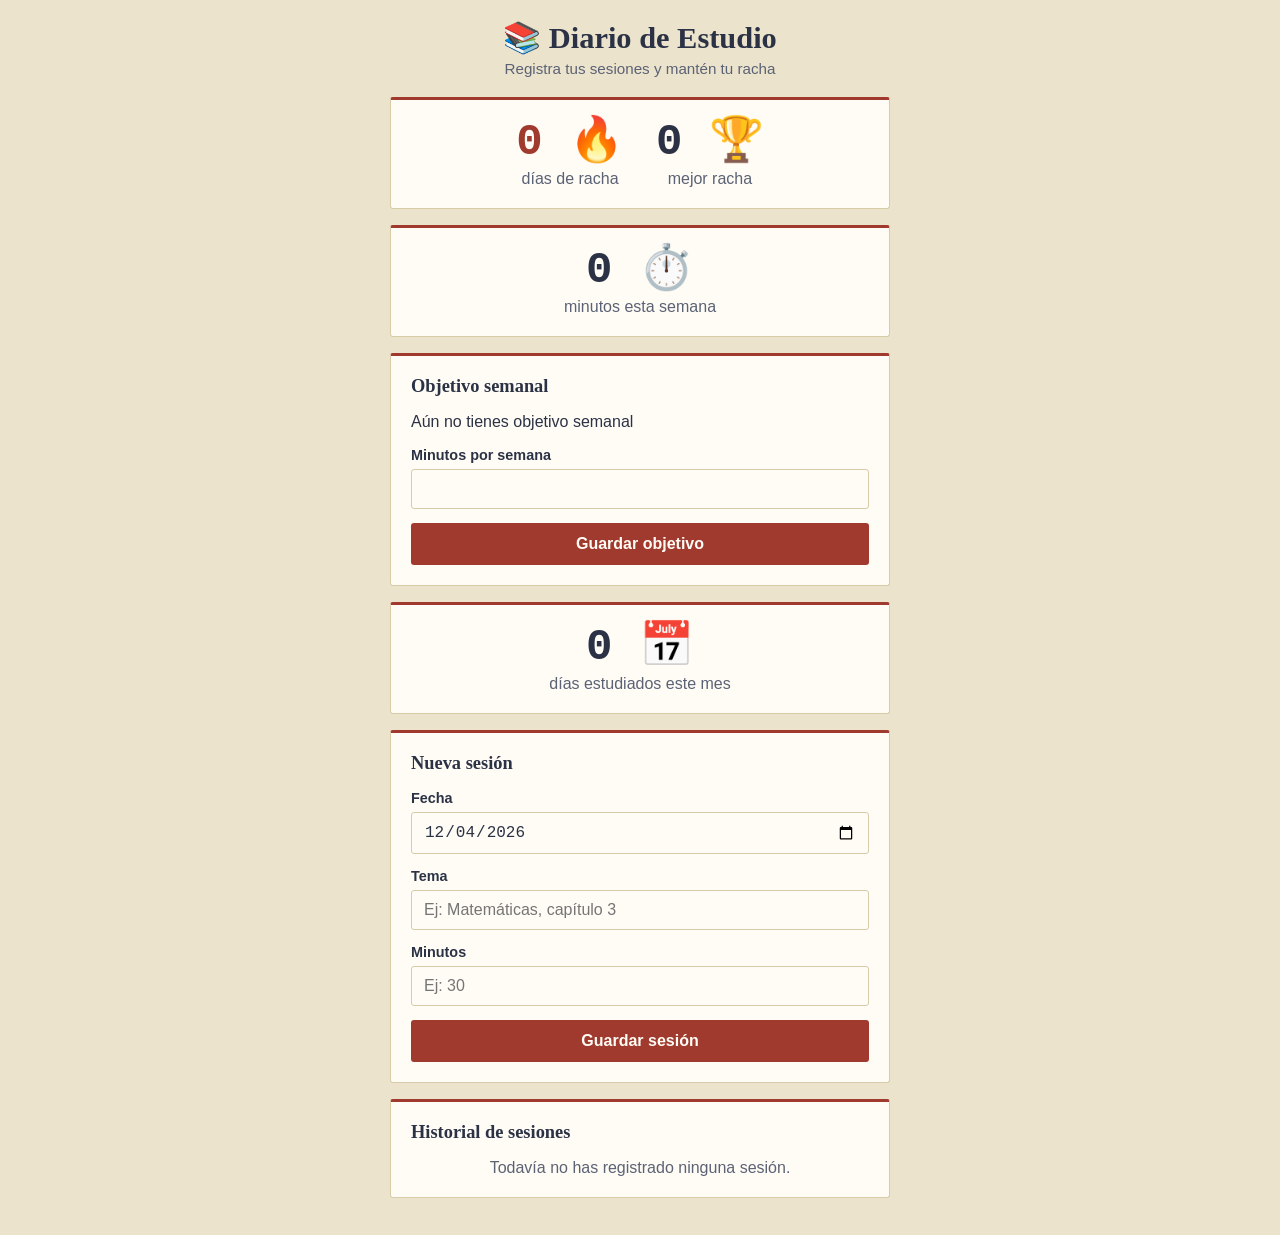
<file: index.html>
<!DOCTYPE html>
<html lang="es">
<head>
  <meta charset="UTF-8">
  <meta name="viewport" content="width=device-width, initial-scale=1.0">
  <title>Diario de Estudio</title>
  <link rel="stylesheet" href="styles.css">
</head>
<body>

  <div class="contenedor">

    <header class="cabecera">
      <h1>📚 Diario de Estudio</h1>
      <p class="subtitulo">Registra tus sesiones y mantén tu racha</p>
    </header>

    <section class="tarjeta racha">
      <div class="racha-stat">
        <p class="racha-numero"><span id="rachaNumero">0</span> 🔥</p>
        <p class="racha-texto" id="rachaTexto">días de racha</p>
      </div>
      <div class="racha-stat">
        <p class="racha-numero"><span id="mejorRachaNumero">0</span> 🏆</p>
        <p class="racha-texto">mejor racha</p>
      </div>
    </section>

    <section class="tarjeta semana">
      <div class="racha-stat">
        <p class="racha-numero"><span id="minutosSemanaNumero">0</span> ⏱️</p>
        <p class="racha-texto">minutos esta semana</p>
      </div>
    </section>

    <section class="tarjeta objetivo">
      <h2>Objetivo semanal</h2>

      <p class="objetivo-texto" id="objetivoVacio">Aún no tienes objetivo semanal</p>

      <div id="objetivoProgreso" hidden>
        <p class="objetivo-texto" id="objetivoLlevas"></p>
        <div class="objetivo-barra" id="objetivoBarra" role="progressbar"
             aria-label="Progreso del objetivo semanal"
             aria-valuemin="0" aria-valuemax="100" aria-valuenow="0">
          <div class="objetivo-barra-relleno" id="objetivoBarraRelleno"></div>
        </div>
        <p class="objetivo-texto" id="objetivoFaltan"></p>
      </div>

      <form id="formObjetivo" novalidate>
        <div class="campo">
          <label for="objetivoMinutos">Minutos por semana</label>
          <input type="text" id="objetivoMinutos" name="objetivoMinutos" inputmode="numeric">
          <p class="objetivo-error" id="objetivoError" hidden>Escribe un número entero de minutos entre 1 y 10080.</p>
        </div>
        <button type="submit" class="boton">Guardar objetivo</button>
      </form>
    </section>

    <section class="tarjeta mes">
      <div class="racha-stat">
        <p class="racha-numero"><span id="diasEstudiadosMesNumero">0</span> 📅</p>
        <p class="racha-texto">días estudiados este mes</p>
      </div>
    </section>

    <section class="tarjeta">
      <h2>Nueva sesión</h2>
      <form id="formSesion">
        <div class="campo">
          <label for="fecha">Fecha</label>
          <input type="date" id="fecha" name="fecha" required>
        </div>

        <div class="campo">
          <label for="tema">Tema</label>
          <input type="text" id="tema" name="tema" placeholder="Ej: Matemáticas, capítulo 3" required>
        </div>

        <div class="campo">
          <label for="minutos">Minutos</label>
          <input type="number" id="minutos" name="minutos" min="1" step="1" placeholder="Ej: 30" required>
        </div>

        <button type="submit" class="boton">Guardar sesión</button>
      </form>
    </section>

    <section class="tarjeta">
      <h2>Historial de sesiones</h2>
      <ul class="lista-sesiones" id="listaSesiones">
        <!-- Las sesiones se generan con JavaScript -->
      </ul>
      <p class="vacio" id="mensajeVacio">Todavía no has registrado ninguna sesión.</p>
    </section>

  </div>

  <script src="logic.js"></script>
  <script src="app.js"></script>
</body>
</html>
</file>
<file: styles.css>
/* ---------- Base ---------- */

:root {
  --papel: #ebe3cc;
  --ficha: #fffcf5;
  --tinta: #2b3245;
  --tinta-suave: #5b6275;
  --sello: #a13a2e;
  --sello-oscuro: #832e24;
  --sello-suave: #f3e1dc;
  --linea: #d8cba8;
  --serif: Georgia, "Iowan Old Style", "Times New Roman", serif;
  --mono: "Courier New", ui-monospace, Consolas, monospace;
  --sans: -apple-system, BlinkMacSystemFont, "Segoe UI", Roboto, Arial, sans-serif;
}

* {
  box-sizing: border-box;
}

body {
  margin: 0;
  padding: 20px;
  font-family: var(--sans);
  background-color: var(--papel);
  color: var(--tinta);
}

.contenedor {
  max-width: 500px;
  margin: 0 auto;
}

/* ---------- Cabecera ---------- */

.cabecera {
  text-align: center;
  margin-bottom: 20px;
}

.cabecera h1 {
  margin: 0;
  font-family: var(--serif);
  font-size: 1.9rem;
}

.subtitulo {
  margin: 4px 0 0;
  color: var(--tinta-suave);
  font-size: 0.95rem;
}

/* ---------- Tarjetas ---------- */

.tarjeta {
  background-color: var(--ficha);
  border: 1px solid var(--linea);
  border-top: 3px solid var(--sello);
  border-radius: 3px;
  padding: 20px;
  margin-bottom: 16px;
}

.tarjeta h2 {
  margin: 0 0 16px;
  font-family: var(--serif);
  font-size: 1.15rem;
}

/* ---------- Racha ---------- */

.racha {
  display: flex;
  justify-content: center;
  gap: 32px;
}

.racha-stat {
  text-align: center;
}

.racha-numero {
  margin: 0;
  font-family: var(--mono);
  font-size: 2.75rem;
  font-weight: bold;
  line-height: 1;
  color: var(--tinta);
}

/* La racha actual es el número protagonista: es el único en rojo-sello. */
.tarjeta.racha .racha-stat:first-child .racha-numero {
  color: var(--sello);
}

.racha-texto {
  margin: 6px 0 0;
  color: var(--tinta-suave);
}

/* ---------- Objetivo semanal ---------- */

/* Ojo: ninguna regla pone "display" en #objetivoVacio, #objetivoProgreso ni
   #objetivoError, porque anularía el atributo hidden que los oculta. */

.objetivo-texto {
  margin: 0 0 8px;
  color: var(--tinta);
  overflow-wrap: anywhere;
}

.objetivo-barra {
  height: 14px;
  margin: 10px 0;
  background-color: var(--papel);
  border: 1px solid var(--linea);
  border-radius: 3px;
  overflow: hidden;
}

/* Sin borde ni ancho mínimo: al 0 % no se ve nada rojo. El ancho lo pone app.js. */
.objetivo-barra-relleno {
  height: 100%;
  width: 0;
  background-color: var(--sello);
}

.objetivo-error {
  margin: 6px 0 0;
  font-size: 0.85rem;
  color: var(--tinta);
}

#formObjetivo {
  margin-top: 16px;
}

/* ---------- Formulario ---------- */

.campo {
  margin-bottom: 14px;
  display: flex;
  flex-direction: column;
}

.campo label {
  margin-bottom: 6px;
  font-size: 0.9rem;
  font-weight: bold;
  color: var(--tinta);
}

.campo input {
  padding: 10px 12px;
  border: 1px solid var(--linea);
  border-radius: 3px;
  font-size: 1rem;
  background-color: var(--ficha);
  color: var(--tinta);
}

.campo input:focus-visible {
  outline: 2px solid var(--sello);
  outline-offset: 1px;
  border-color: var(--sello);
}

.boton {
  width: 100%;
  padding: 12px;
  background-color: var(--sello);
  color: var(--ficha);
  border: none;
  border-radius: 3px;
  font-size: 1rem;
  font-weight: bold;
  cursor: pointer;
}

.boton:hover {
  background-color: var(--sello-oscuro);
}

.boton:focus-visible {
  outline: 2px solid var(--tinta);
  outline-offset: 2px;
}

/* ---------- Lista de sesiones ---------- */

.lista-sesiones {
  list-style: none;
  margin: 0;
  padding: 0;
}

.sesion {
  display: flex;
  justify-content: space-between;
  align-items: center;
  gap: 10px;
  padding: 12px 0;
  border-bottom: 1px solid var(--linea);
}

.sesion:last-child {
  border-bottom: none;
}

.sesion-info {
  display: flex;
  flex-direction: column;
}

.sesion-tema {
  font-weight: bold;
}

.sesion-fecha {
  font-size: 0.85rem;
  color: var(--tinta-suave);
}

.sesion-minutos {
  flex-shrink: 0;
  font-family: var(--mono);
  color: var(--sello);
  font-weight: bold;
  font-size: 0.95rem;
  padding: 3px 8px;
  border: 1px solid var(--sello-suave);
  border-radius: 3px;
}

.vacio {
  color: var(--tinta-suave);
  text-align: center;
  margin: 0;
}
</file>
